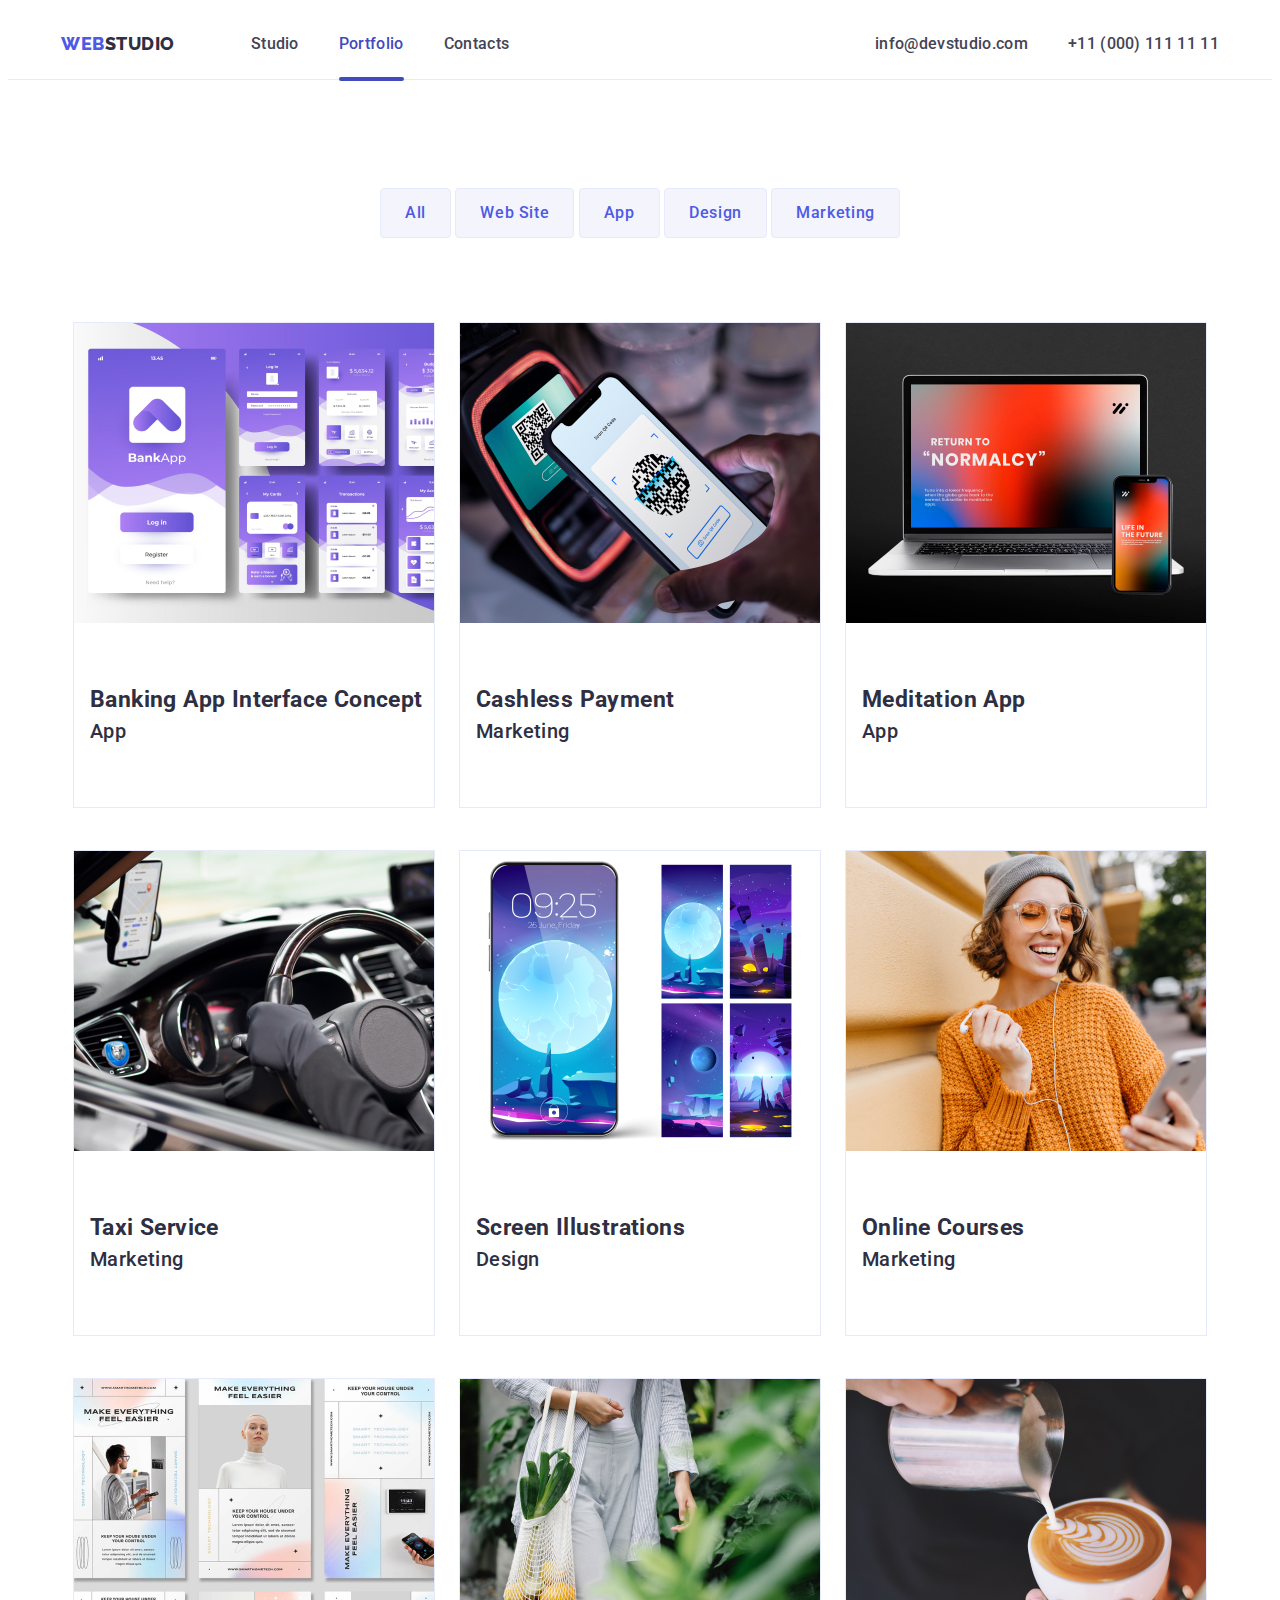
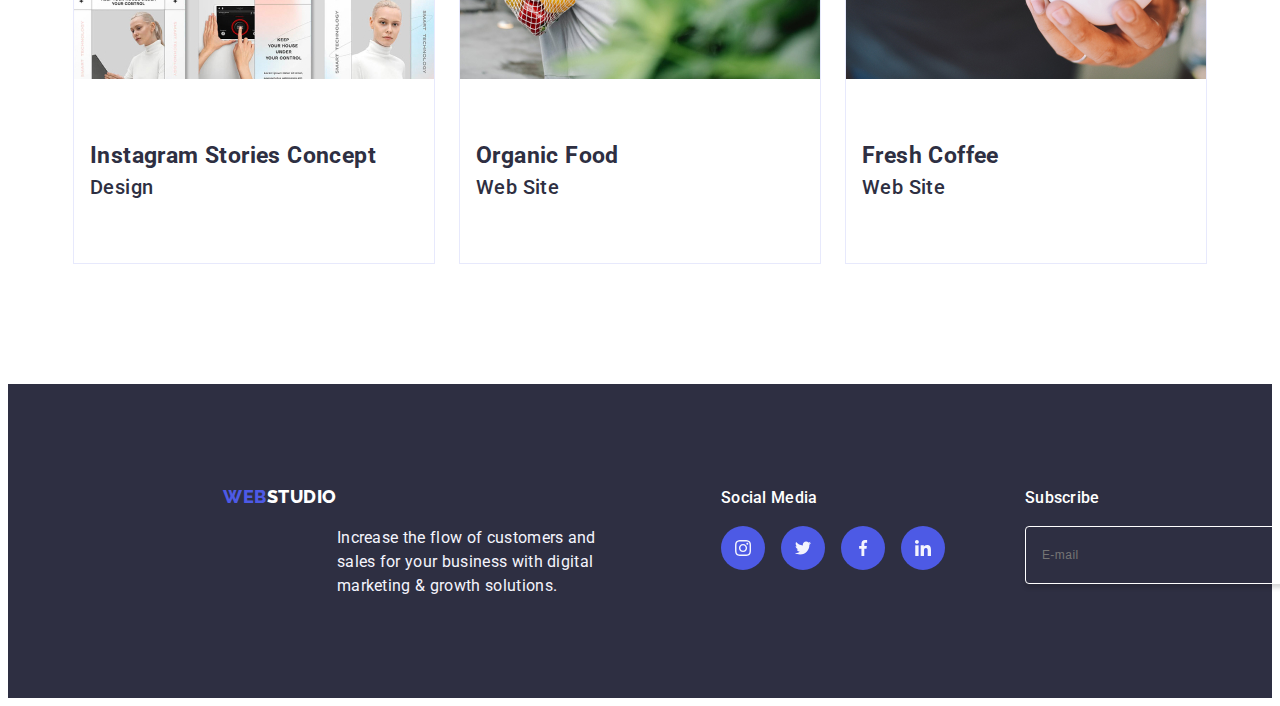
<file: portfolio.html>
<!DOCTYPE html>
<html lang="en">
  <head>
    <title>Portfolio</title>
    <link rel="stylesheet" href="./css/style.css" />
    <meta name="description" content="Portfolio" />
    <meta charset="utf-8" />
    <link rel="preconnect" href="https://fonts.googleapis.com" />
    <link rel="preconnect" href="https://fonts.gstatic.com" crossorigin />
    <link
      href="https://fonts.googleapis.com/css2?family=Raleway:wght@800&family=Roboto:wght@400;500;700&display=swap"
      rel="stylesheet"
    />
    <link
      rel="stylesheet"
      href="https://cdnjs.cloudflare.com/ajax/libs/modern-normalize/2.0.0/modern-normalize.min.css"
      integrity="sha512-4xo8blKMVCiXpTaLzQSLSw3KFOVPWhm/TRtuPVc4WG6kUgjH6J03IBuG7JZPkcWMxJ5huwaBpOpnwYElP/m6wg=="
      crossorigin="anonymous"
      referrerpolicy="no-referrer"
    />
  </head>

  <body>
    <!--Header Section-->
    <header class="header">
      <div class="container menu">
        <nav class="nav">
          <a class="nav-logo" href="./index.html"
            ><span class="iris">WEB</span>STUDIO</a
          >

          <ul class="nav-list">
            <li class="nav-list-item">
              <a class="nav-list-item-link" href="./index.html">Studio</a>
            </li>
            <li class="nav-list-item">
              <a
                class="nav-list-item-link nav-list-item-link-active"
                href="./portfolio.html"
                >Portfolio</a
              >
            </li>
            <li class="nav-list-item">
              <a class="nav-list-item-link" href="./index.html">Contacts</a>
            </li>
          </ul>
        </nav>

        <address class="address">
          <ul class="address-list">
            <li class="address-list-item">
              <a class="address-list-item-link" href="mailto:info@devstudio.com"
                >info@devstudio.com</a
              >
            </li>
            <li class="address-list-item">
              <a class="address-list-item-link" href="tel:+110001111111"
                >+11 (000) 111 11 11</a
              >
            </li>
          </ul>
        </address>
      </div>
    </header>

    <!--Main Section-->
    <section class="filter-button-menu">
      <button class="filter-button-1" type="button">All</button>
      <button class="filter-button-2" type="button">Web Site</button>
      <button class="filter-button-3" type="button">App</button>
      <button class="filter-button-4" type="button">Design</button>
      <button class="filter-button-5" type="button">Marketing</button>
    </section>

    <section class="section no-top-padding">
      <div class="container">
        <ul class="all-menu-list">
          <li class="all-menu-item-list">
            <div class="all-menu-item-list-image">
              <img
                class="all-menu-item-list-img"
                src="images/banking-app-interface-concept.jpg"
                alt="banking-app-interface-concept"
              />
              <div class="all-menu-item-list-image-caption">
                <p>
                  Lorem ipsum dolor, sit amet consectetur adipisicing elit.
                  Optio assumenda earum molestias libero quis nesciunt amet
                  magnam omnis, provident incidunt? A at nesciunt quod numquam
                  exercitationem corrupti corporis sequi suscipit?
                </p>
              </div>
            </div>
            <div class="all-menu-item-list-caption">
              <h3>Banking App Interface Concept</h3>
              <p>App</p>
            </div>
          </li>
          <li class="all-menu-item-list">
            <div class="all-menu-item-list-image">
              <img
                class="all-menu-item-list-img"
                src="images/cashless-payment.jpg"
                alt="cashless-payment"
              />
              <div class="all-menu-item-list-image-caption">
                <p>
                  14 Stylish and User-Friendly App Design Concepts · Task
                  Manager App · Calorie Tracker App · Exotic Fruit Ecommerce App
                  · Cloud Storage App
                </p>
              </div>
            </div>
            <div class="all-menu-item-list-caption">
              <h3>Cashless Payment</h3>
              <p>Marketing</p>
            </div>
          </li>
          <li class="all-menu-item-list">
            <div class="all-menu-item-list-image">
              <img
                class="all-menu-item-list-img"
                src="images/meditation-app.jpg"
                alt="meditation-app"
              />
              <div class="all-menu-item-list-image-caption">
                <p>
                  Lorem ipsum dolor sit amet consectetur adipisicing elit.
                  Obcaecati ipsum sed itaque dolorem qui libero laborum
                  voluptates maiores enim, quasi rerum! Delectus iste eum
                  voluptatibus placeat expedita illum enim ratione.
                </p>
              </div>
            </div>
            <div class="all-menu-item-list-caption">
              <h3>Meditation App</h3>
              <p>App</p>
            </div>
          </li>
          <li class="all-menu-item-list">
            <div class="all-menu-item-list-image">
              <img
                class="all-menu-item-list-img"
                src="images/taxi-service.jpg"
                alt="taxi-service"
              />
              <div class="all-menu-item-list-image-caption">
                <p>
                  Lorem ipsum dolor sit amet consectetur adipisicing elit. Iste
                  quam ullam optio, reiciendis nam in quaerat natus nemo
                  similique totam quisquam atque officia praesentium voluptas
                  laudantium molestiae dignissimos accusantium minima.
                </p>
              </div>
            </div>
            <div class="all-menu-item-list-caption">
              <h3>Taxi Service</h3>
              <p>Marketing</p>
            </div>
          </li>
          <li class="all-menu-item-list">
            <div class="all-menu-item-list-image">
              <img
                class="all-menu-item-list-img"
                src="images/screen-illustrations.jpg"
                alt="screen-illustrations"
              />
              <div class="all-menu-item-list-image-caption">
                <p>
                  Lorem ipsum dolor sit amet consectetur adipisicing elit.
                  Dolore excepturi nostrum facilis rem, consectetur quisquam
                  nihil deserunt ipsa quam ex dolor a laboriosam, ipsam iusto
                  incidunt, iure culpa perferendis provident.
                </p>
              </div>
            </div>
            <div class="all-menu-item-list-caption">
              <h3>Screen Illustrations</h3>
              <p>Design</p>
            </div>
          </li>
          <li class="all-menu-item-list">
            <div class="all-menu-item-list-image">
              <img
                class="all-menu-item-list-img"
                src="images/online-courses.jpg"
                alt="online-courses"
              />
              <div class="all-menu-item-list-image-caption">
                <p>
                  Lorem ipsum dolor sit amet consectetur adipisicing elit. Nisi
                  dolor, laboriosam, dicta facilis error quisquam ut illo
                  ratione minima ab non aspernatur? Dignissimos eligendi nostrum
                  officia maiores perspiciatis iure accusantium!
                </p>
              </div>
            </div>
            <div class="all-menu-item-list-caption">
              <h3>Online Courses</h3>
              <p>Marketing</p>
            </div>
          </li>
          <li class="all-menu-item-list">
            <div class="all-menu-item-list-image">
              <img
                class="all-menu-item-list-img"
                src="images/instagram-stories-concept.jpg"
                alt="instagram-stories-concept"
              />
              <div class="all-menu-item-list-image-caption">
                <p>
                  Lorem, ipsum dolor sit amet consectetur adipisicing elit.
                  Cumque cupiditate ducimus sapiente voluptatibus molestias
                  adipisci quibusdam consectetur, neque aperiam? Possimus
                  tempora praesentium earum voluptas. Consequuntur reiciendis
                  totam similique voluptas velit.
                </p>
              </div>
            </div>
            <div class="all-menu-item-list-caption">
              <h3>Instagram Stories Concept</h3>
              <p>Design</p>
            </div>
          </li>
          <li class="all-menu-item-list">
            <div class="all-menu-item-list-image">
              <img
                class="all-menu-item-list-img"
                src="images/organic-food.jpg"
                alt="organic-food"
              />
              <div class="all-menu-item-list-image-caption">
                <p>
                  Lorem ipsum dolor, sit amet consectetur adipisicing elit.
                  Magni laborum nulla autem eligendi amet pariatur accusantium
                  reiciendis non temporibus nobis. Totam dicta vero hic
                  doloremque id a molestiae, quia iure?
                </p>
              </div>
            </div>
            <div class="all-menu-item-list-caption">
              <h3>Organic Food</h3>
              <p>Web Site</p>
            </div>
          </li>
          <li class="all-menu-item-list">
            <div class="all-menu-item-list-image">
              <img
                class="all-menu-item-list-img"
                src="images/fresh-coffee.jpg"
                alt="fresh-coffee"
              />
              <div class="all-menu-item-list-image-caption">
                <p>
                  Lorem ipsum dolor sit amet consectetur adipisicing elit.
                  Voluptate, explicabo dicta sequi cupiditate eos architecto
                  voluptatibus debitis. Fuga, iste. Sunt, perspiciatis
                  necessitatibus. Itaque, dolor repudiandae! Rerum ad iure porro
                  explicabo?
                </p>
              </div>
            </div>
            <div class="all-menu-item-list-caption">
              <h3>Fresh Coffee</h3>
              <p>Web Site</p>
            </div>
          </li>
        </ul>
      </div>
    </section>

    <!--Footer Section-->
    <footer class="footer">
      <div class="footer-container container">
        <a class="footer-logo" href="/goit-markup-hw-01/"
          ><span class="iris">WEB</span>STUDIO</a
        >
        <div class="footer-text">
          <br />
          <p class="footer-paragraph">
            Increase the flow of customers and <br />
            sales for your business with digital <br />
            marketing & growth solutions.
          </p>
        </div>
        <div class="footer-social-container">
          <h3 class="footer-social-media-title">Social Media</h3>
          <ul class="footer-social-list">
            <li class="footer-social-list-icon">
              <a
                class="footer-social-list-link"
                href="https://www.instagram.com/"
              >
                <svg
                  class="footer-social-list-link-item"
                  width="16px"
                  height="16px"
                >
                  <use href="/images/icons.svg#instagram" />
                </svg>
              </a>
            </li>
            <li class="footer-social-list-icon">
              <a
                class="footer-social-list-link"
                href="https://www.twitter.com/"
              >
                <svg
                  class="footer-social-list-link-item"
                  width="16px"
                  height="16px"
                >
                  <use href="/images/icons.svg#twitter" />
                </svg>
              </a>
            </li>
            <li class="footer-social-list-icon">
              <a
                class="footer-social-list-link"
                href="https://www.facebook.com/"
              >
                <svg
                  class="footer-social-list-link-item"
                  width="16px"
                  height="16px"
                >
                  <use href="/images/icons.svg#facebook" />
                </svg>
              </a>
            </li>
            <li class="footer-social-list-icon">
              <a
                class="footer-social-list-link"
                href="https://www.linkedin.com/"
              >
                <svg
                  class="footer-social-list-link-item"
                  width="16px"
                  height="16px"
                >
                  <use href="/images/icons.svg#linkedin" />
                </svg>
              </a>
            </li>
          </ul>
        </div>
        <div class="footer-form-container">
          <form
            class="footer-subscription-form"
            name="subscribe-form"
            autocomplete="on"
          >
            <label class="footer-subsctiption-label">
              <span class="footer-subscription-text">Subscribe</span>
              <input
                class="footer-subscription-input"
                type="email"
                name="subscription-email"
                placeholder="E-mail"
              />
            </label>
            <button class="footer-subscription-button" type="submit">
              Subscribe
              <svg class="footer-subscription-icon" width="24" height="24">
                <use href="./images/icons.svg#subscription"></use>
              </svg>
            </button>
          </form>
        </div>
      </div>
    </footer>
    <div class="backdrop is-hidden" data-modal>
      <div class="modal">
        <button class="modal-close" data-modal-close>
          <svg class="modal-close-icon">
            <use href="./images/icons.svg#modal-close"></use>
          </svg>
        </button>
        <p class="modal-header-text">
          Leave your contacts and we will call you back
        </p>
        <form class="modal-signup-form" name="signup-form" autocomplete="on">
          <label class="modal-form-label" for="full-name">
            <span class="form-label-text">Name</span>
            <input
              class="form-label-input"
              type="text"
              id="full-name"
              required
            />
            <svg class="form-input-icon" width="18" height="18">
              <use href="./images/icons.svg#person"></use>
            </svg>
          </label>
          <label class="modal-form-label" for="phone-number">
            <span class="form-label-text">Phone</span>
            <input
              class="form-label-input"
              type="tel"
              id="phone-number"
              required
            />
            <svg class="form-input-icon" width="18" height="24">
              <use href="./images/icons.svg#phone"></use>
            </svg>
          </label>
          <label class="modal-form-label" for="email">
            <span class="form-label-text">Email</span>
            <input class="form-label-input" type="email" id="email" required />
            <svg class="form-input-icon" width="18" height="24">
              <use href="./images/icons.svg#mail"></use>
            </svg>
          </label>
          <label class="modal-form-textarea">
            <span class="form-label-text">Comment</span>
            <textarea
              name="comment"
              class="form-label-textarea"
              placeholder="Text input"
              rows="6"
            ></textarea>
          </label>
          <label class="modal-form-agreement">
            <input
              class="modal-form-checkbox visually-hidden"
              type="checkbox"
              value="agree"
              name="agree"
              required
            />
            <svg class="modal-checkbox-icon" width="16" height="16">
              <use href="./images/icons.svg#checkbox"></use>
            </svg>
            <span class="modal-form-agreement-text">
              I accept the terms and conditions of the
              <a href="#"><u>Privacy Policy</u></a>
            </span>
          </label>
          <button class="modal-form-button" type="submit">Send</button>
        </form>
      </div>
    </div>
    <script src="./js/modal.js"></script>
  </body>
</html>
</file>
<file: css/style.css>
*,
*::before *::after {
  box-sizing: border-box;
  margin: 0;
}

body {
  background-color: var(--white);
  color: var(--slate);
  font-family: "Roboto", sans-serif;
  font-size: 16px;
  font-weight: 400;
  line-height: 1.5;
  letter-spacing: 0.32px;
}

ul {
  list-style-type: none;
  padding: 0;
  margin: 0;
}

a {
  text-decoration: none;
}

:root {
  --iris: #4d5ae5;
  --navyblue: #2e2f42;
  --black: black;
  --ocean: #404bbf;
  --white: #ffffff;
  --slate: #434455;
  --cornflower: #e7e9fc;
  --cloud: #f4f4fd;
  --green: #31d0aa;
  --lightslate: #8e8f99;
  --navybluemodal: #2e2f42;
  --grey: #2e2f42;
  --dairy: #fcfcfc;
}

h1,
h2,
h3,
h4,
h5,
h6,
p {
  margin: 0;
}

img {
  display: block;
  max-width: 100%;
  height: auto;
}

address {
  font-style: inherit;
}

.links {
  text-decoration: none;
  color: inherit;
}

button {
  border: unset;
  font-family: inherit;
}

.container {
  width: 1158px;
  margin: 0 auto;
  padding: 0 15px;
}

.section {
  padding: 120px 0;
}

.no-top-padding {
  padding-top: 0;
  padding-bottom: 120;
}

textarea {
  resize: none;
  font-family: inherit;
}

/* Header */

.menu,
.nav,
.nav-list,
.address-list {
  display: flex;
  align-items: center;
}

.nav-list {
  margin-left: 76px;
}

.address {
  margin-left: auto;
}

.nav-list-item:not(:last-child),
.address-list-item:not(:last-child) {
  margin-right: 40px;
}

.nav-list-item,
.address-list-item {
  display: block;
  padding-top: 24px;
  padding-bottom: 23px;
}

.header {
  background-color: var(--white);
  border-bottom: 1px solid var(--cornflower);
  flex: 0;
}

.nav-logo {
  font-family: "raleway", sans-serif;
  font-size: 18px;
  color: var(--navyblue);
  font-weight: 800;
  line-height: 21px;
  letter-spacing: 0.54px;
}

.iris {
  color: var(--iris);
}

.nav {
  color: var(--navyblue);
}

.nav-list-item-link {
  position: relative;
  transition: width 250ms cubic-bezier(0.4, 0, 0.2, 1);
}

.nav-list-item-link {
  color: var(--slate);
  font-size: 16px;
  font-style: normal;
  font-weight: 500;
  line-height: 24px;
  letter-spacing: 0.32px;
}

.nav-list-item-link:hover::after {
  width: 100%;
}

.nav-list-item-link::after {
  content: "";
  border-radius: 2px;
  background-color: var(--ocean);
  height: 4px;
  width: 0;
  position: absolute;
  left: 0;
  bottom: -28px;
  transition: width 250ms cubic-bezier(0.4, 0, 0.2, 1);
}

.address-list-item-link {
  color: var(--slate);
  font-size: 16px;
  font-style: normal;
  font-weight: 500;
  line-height: 24px;
  letter-spacing: 0.32px;
}

.nav-list-item-link:hover,
.address-list-item-link:hover,
.nav-list-item-link-active {
  color: var(--ocean);
}

.nav-list-item-link-active::after {
  width: 100%;
}

/* Hero */

.hero {
  background-color: var(--navyblue);
  padding: 188px 0;
  color: var(--white);
  font-size: 56px;
  font-weight: 700;
  line-height: 60px;
  letter-spacing: 1.12px;
  text-align: center;
  background-image: linear-gradient(
      rgba(46, 47, 66, 0.7),
      rgba(46, 47, 66, 0.7)
    ),
    url(/images/people-office.jpg);
  background-repeat: no-repeat;
  margin: 0 auto;
  background-position: center;
  background-size: 1440px, 1440px;
}

.hero-title {
  color: var(--white);
  font-size: 56px;
  font-weight: 700;
  line-height: 1.07143;
  letter-spacing: 1.12px;
  margin-bottom: 48px;
}

.hero-button {
  color: var(--white);
  border-radius: 4px;
  background-color: var(--iris);
  box-shadow: 0px 4px 4px 0px rgba(0, 0, 0, 0.15);
  font-size: 16px;
  font-weight: 500;
  line-height: 24px;
  letter-spacing: 0.64px;
  padding: 16px 32px;
  display: block;
  margin: 0 auto;
  transition: background-color 250ms cubic-bezier(0.4, 0, 0.2, 1);
}

.hero-button:hover {
  background-color: var(--ocean);
  cursor: pointer;
}

.backdrop {
  display: block;
  position: fixed;
  top: 0;
  left: 0;
  width: 100%;
  height: 100%;
  background-color: rgba(46, 47, 66, 0.4);
  opacity: 1;
  transition: opacity 250ms cubic-bezier(0.4, 0, 0.2, 1);
}

.backdrop.is-hidden {
  opacity: 0;
  pointer-events: none;
}

.modal {
  position: absolute;
  top: 50%;
  left: 50%;
  min-width: 408px;
  min-height: 584px;
  background-color: var(--dairy, #fcfcfc);
  box-shadow: 0px 2px 1px 0px rgba(0, 0, 0, 0.2),
    0px 1px 3px 0px rgba(0, 0, 0, 0.12), 0px 1px 1px 0px rgba(0, 0, 0, 0.14);
  border-radius: 4px;
  padding: 72px 24px 24px;
  transform: translate(-50%, -50%) scale(1);
  transition: transform 250ms cubic-bezier(0.4, 0, 0.2, 1);
}

.modal-close {
  width: 24px;
  height: 24px;
  background-color: var(--cornflower);
  border-radius: 50%;
  border: 1px solid rgba(46, 47, 66, 0.4);
  position: absolute;
  right: 24px;
  top: 24px;
  color: var(--navyblue);
  transition: color 250ms cubic-bezier(0.4, 0, 0.2, 1);
  background-color: 250ms cubic-bezier(0.4, 0, 0.2, 1);
  border-color: 250ms cubic-bezier(0.4, 0, 0.2, 1);
}

.modal-close-icon {
  width: 8px;
  height: 10px;
  fill: currentColor;
}

.modal-close:hover {
  color: var(--cloud);
  background-color: var(--ocean);
  border-color: var(--ocean);
}

label {
  display: block;
}

.modal-form-label,
.modal-form-textarea {
  display: block;
  position: relative;
}

.modal-header-text {
  color: var(--navyblue);
  text-align: center;
  font-size: 16px;
  font-weight: 500;
  line-height: 24px;
  letter-spacing: 0.32px;
}

.form-label-text {
  color: var(--lightslate, #8e8f99);
  font-size: 12px;
  font-weight: 400;
  line-height: 14px;
  letter-spacing: 0.48px;
  position: absolute;
  top: -16px;
}

.form-label-input,
.form-label-textarea {
  color: var(--navyblue);
  font-size: 12px;
  font-weight: 500;
  line-height: 14px;
  letter-spacing: 0.48px;
  display: block;
  width: 100%;
  margin-top: 30px;
  padding: 11px 16px 11px 40px;
  outline: none;
  border-radius: 4px;
  border: 1px solid rgba(46, 47, 66, 0.4);
  transition: border 250ms cubic-bezier(0.4, 0, 0.2, 1);
}

.form-input-icon {
  fill: var(--navyblue);
  position: absolute;
  left: 16px;
  top: 50%;
  transform: translateY(-50%);
  transition: fill 250ms cubic-bezier(0.4, 0, 0.2, 1);
}

.form-label-input:hover,
.form-label-input:focus,
.form-label-textarea:hover {
  outline: none;
  border: 1px solid var(--iris);
}

.form-label-input:hover + .form-input-icon,
.form-label-input:focus + .form-input-icon {
  fill: var(--iris);
}

.modal-checkbox-icon {
  fill: white;
  border-radius: 2px;
  border: 1px solid var(--lightslate);
  margin-right: 8px;
  transition: background-color 250ms cubic-bezier(0.4, 0, 0.2, 1);
}

.modal-form-checkbox:checked + .modal-checkbox-icon {
  background-color: var(--iris);
  border-color: var(--iris);
}

.visually-hidden {
  position: absolute;
  border: 0;
  padding: 0;
  opacity: 0;
}

.modal-form-textarea {
  margin-bottom: 16px;
}

.modal-form-agreement-text {
  color: var(--lightslate);
  font-size: 12px;
  font-weight: 400;
  line-height: 14px;
  letter-spacing: 0.48px;
}

.modal-form-agreement {
  display: flex;
  align-items: center;
  justify-content: flex-start;
  margin-bottom: 24px;
  cursor: pointer;
}

.modal-form-button {
  color: white;
  text-align: center;
  font-size: 16px;
  font-weight: 500;
  line-height: 24px;
  letter-spacing: 0.64px;
  border: none;
  padding: 16px 32px;
  border-radius: 4px;
  background: var(--IRIS, #4d5ae5);
  box-shadow: 0px 4px 4px 0px rgba(0, 0, 0, 0.15);
  margin: auto;
  cursor: pointer;
  display: block;
  transition: background-color 250ms cubic-bezier(0.4, 0, 0.2, 1);
}

.modal-form-button:hover {
  background-color: var(--ocean);
}

/* Features */

.features-list {
  display: flex;
  flex-wrap: wrap;
  gap: 24px;
}

.features-list .icon {
  display: flex;
  justify-content: center;
  align-items: center;
  height: 112px;
  width: 264px;
  border-radius: 4px;
  background-color: var(--cloud);
  margin-bottom: 8px;
}

.features-list-item {
  flex-basis: calc((100% - 72px) / 4);
}

.features-list-item-title {
  color: var(--navyblue);
  font-size: 20px;
  font-weight: 500;
  line-height: 24px;
  letter-spacing: 0.4px;
  margin-bottom: 8px;
}

.features-list-item-paragraph {
  color: var(--slate);
  font-size: 16px;
  font-weight: 400;
  line-height: 24px;
  letter-spacing: 0.32px;
}

/* What Are We Doing */

.what-are-we-doing-list {
  display: flex;
  flex-wrap: wrap;
  gap: 24px;
}

.what-are-we-doing-list-item {
  flex-basis: calc((100% - 48px) / 3);
}

.what-are-we-doing-title {
  color: var(--navyblue);
  font-size: 36px;
  font-weight: 700;
  line-height: 40px;
  letter-spacing: 0.72px;
  margin-bottom: 72px;
  text-align: center;
}

.what-are-we-doing-list-item-img {
  border: 1px solid var(--cornflower);
  border-color: var(--cornflower);
}

/* Our Team */

.our-team-list {
  display: flex;
  gap: 24px;
}

.our-team-social {
  display: flex;
  justify-content: center;
}

.team-card-details {
  background: var(--white);
  padding: 32px 16px;
  border-radius: 0 0 4px 4px;
}

.our-team-social-list-icon-link {
  display: flex;
  justify-content: center;
  align-items: center;
  width: 44px;
  height: 44px;
  background-color: var(--iris);
  color: var(--cloud);
  border-radius: 50%;
  transition: background-color 250ms cubic-bezier(0.4, 0, 0.2, 1);
}

.our-team-social-list-icon-link:hover,
.our-team-social-list-icon-link:focus {
  background-color: var(--ocean);
  cursor: pointer;
}

.our-team-item-list {
  flex-basis: calc((100% - 72px) / 4);
}

.our-team-item-list {
  border-radius: 0 0 4px 4px;
  box-shadow: 0px 2px 1px 0px rgba(46, 47, 66, 0.08),
    0px 1px 1px 0px rgba(46, 47, 66, 0.16),
    0px 1px 6px 0px rgba(46, 47, 66, 0.08);
}

.our-team-title {
  color: var(--navyblue);
  font-size: 36px;
  font-weight: 700;
  line-height: 40px;
  letter-spacing: 0.72px;
  margin-bottom: 72px;
  text-align: center;
}

.our-team-item-list-title {
  color: var(--navyblue);
  font-size: 20px;
  font-weight: 500;
  line-height: 24px;
  letter-spacing: 0.4px;
  margin-bottom: 8px;
  text-align: center;
}

.our-team-list-item-paragraph {
  color: var(--slate);
  font-size: 16px;
  font-weight: 400;
  line-height: 24px;
  letter-spacing: 0.32px;
  text-align: center;
}

.our-team-item-list-img {
  width: 264px;
  height: 260px;
}

.our-team {
  background-color: var(--cloud);
}

.our-team-social {
  display: flex;
  justify-content: space-between;
  margin-top: 8px;
}

/* Customers */

.customers-title {
  color: var(--navyblue);
  font-size: 36px;
  font-weight: 700;
  line-height: 40px;
  letter-spacing: 0.72px;
  margin-bottom: 72px;
  text-align: center;
}

.customers-list {
  display: flex;
  justify-content: center;
  align-items: center;
  gap: 24px;
}

.customers-list-item {
  border: 1px solid var(--lightslate);
  border-radius: 4px;
  padding: 16px 32px 16px 32px;
  transition: color 250ms cubic-bezier(0.4, 0, 0.2, 1);
  border-color: var(--ocean) 250ms cubic-bezier(0.4, 0, 0.2, 1);
}

.customers-list-item:hover {
  border-color: var(--ocean);
  cursor: pointer;
}

.customers-list-item-icon {
  fill: var(--lightslate);
}

.customers-list-item-icon:hover {
  fill: var(--ocean);
  cursor: pointer;
}

/* I cannot make client 4 visibile */

/* Project Menu */

.filter-button-menu {
  text-align: center;
  margin-top: 108px;
  margin-bottom: 84px;
  gap: 24px;
}

.filter-button-1,
.filter-button-2,
.filter-button-3,
.filter-button-4,
.filter-button-5 {
  font-size: 16px;
  font-weight: 500;
  text-align: center;
  line-height: 24px;
  color: var(--iris);
  letter-spacing: 0.64px;
  border-radius: 4px;
  border: 1px;
  border-color: var(--cornflower);
  background: var(--cloud);
  transition-duration: 0.4s;
  cursor: pointer;
  padding: 12px 24px;
  border: 1px solid var(--cornflower);
  background-color: 250ms cubic-bezier(0.4, 0, 0.2, 1);
  border-color: 250ms cubic-bezier(0.4, 0, 0.2, 1);
}

.filter-button-1:hover,
.filter-button-2:hover,
.filter-button-3:hover,
.filter-button-4:hover,
.filter-button-5:hover {
  background-color: var(--ocean);
  color: var(--cloud);
  border-color: var(--ocean);
  box-shadow: 0px 2px 2px 0px rgba(0, 0, 0, 0.12),
    0px 2px 1px 0px rgba(0, 0, 0, 0.08), 0px 3px 1px 0px rgba(0, 0, 0, 0.1);
}

/* Projects */

.all-menu-list {
  flex-basis: calc((100% - 48px) / 3);
}

.all-menu-list {
  display: flex;
  flex-wrap: wrap;
  justify-content: center;
  gap: 24px;
  row-gap: 42px;
}

.all-menu-item-list {
  border: 1px solid var(--cornflower);
  background: var(--white);
  padding: 0px 0px 32px 0px;
  overflow: hidden;
  width: 360px;
}

.all-menu-item-list-caption {
  color: var(--navyblue);
  font-size: 20px;
  font-style: normal;
  font-weight: 500;
  line-height: 24px;
  letter-spacing: 0.4px;
  padding-bottom: 32px;
}

.all-menu-item-list-caption h3 {
  padding: 32px 0px 8px 16px;
}

.all-menu-item-list-caption p {
  padding: 0px 0px 0px 16px;
}

.all-menu-item-list-image {
  width: 360px;
  height: 300px;
  background-color: var(--white);
  flex-shrink: 0;
  padding-bottom: 32px;
  position: relative;
  overflow: hidden;
}

.all-menu-item-list-image-caption {
  font-size: 16px;
  font-style: normal;
  font-weight: 400;
  line-height: 24px;
  letter-spacing: 0.32px;
  position: absolute;
  background-color: rgba(77, 90, 299, 1);
  color: white;
  top: 0;
  left: 0;
  width: 100%;
  height: 100%;
  opacity: 0.5;
  transform: translateY(100%);
  transition: transform 0.5s cubic-bezier(0.4, 0, 0.2, 1);
}

.all-menu-item-list-image-caption p {
  padding: 40px 32px;
}

.all-menu-item-list:hover .all-menu-item-list-image-caption {
  opacity: 1;
  transform: translateY(0);
}

/* Footer */

.footer-container {
  display: flex;
}

.footer-social-media-title {
  color: var(--white);
  font-family: Roboto;
  font-size: 16px;
  font-style: normal;
  font-weight: 500;
  line-height: 24px; /* 150% */
  letter-spacing: 0.32px;
}

.footer-social-container {
  margin-left: 120px;
}

.footer-social-list {
  display: flex;
  gap: 16px;
}

.footer-social-list-icon {
  display: flex;
  justify-content: center;
}

.footer-social-list-link {
  display: flex;
  justify-content: center;
  align-items: center;
  width: 44px;
  height: 44px;
  background-color: var(--iris);
  color: var(--cloud);
  border-radius: 50%;
  transition: background-color 250ms cubic-bezier(0.4, 0, 0.2, 1);
  cursor: pointer;
  margin-top: 16px;
}

.footer-social-list-link:hover,
.footer-social-list-link:focus {
  background-color: var(--green);
}

.footer {
  background-color: var(--navyblue);
  padding-top: 101.5px;
  padding-left: 200px;
  padding-bottom: 100px;
}

.footer-logo {
  font-family: "raleway", sans-serif;
  font-size: 18px;
  color: var(--white);
  font-weight: 800;
  line-height: 21px;
  letter-spacing: 0.54px;
}

.footer-paragraph {
  color: var(--cloud);
  font-size: 16px;
  font-weight: 400;
  line-height: 24px;
  letter-spacing: 0.32px;
  width: 264px;
  margin-top: 16px;
}

.footer-subscription-text {
  color: var(--white);
  font-size: 16px;
  font-weight: 500;
  line-height: 24px;
  letter-spacing: 0.32px;
  display: block;
}

.footer-form-container {
  margin-left: 80px;
}

.footer-subscription-form {
  display: flex;
  gap: 24px;
}

.footer-subscription-input {
  color: var(--white);
  background-color: transparent;
  font-size: 12px;
  font-weight: 400;
  line-height: 24px;
  letter-spacing: 0.48px;
  width: 264px;
  height: 40px;
  padding: 8px 16px;
  outline: none;
  border-radius: 4px;
  border: 1px solid var(--white);
  box-shadow: 0px 4px 4px 0px rgba(0, 0, 0, 0.15);
  margin-top: 16px;
  transition: border 250ms cubic-bezier(0.4, 0, 0.2, 1);
}

.footer-subscription-input:hover,
.footer-subscription-input:focus {
  border: 1px solid var(--ocean);
}

.footer-subscription-button {
  border: none;
  border-radius: 4px;
  background: var(--iris);
  padding: 8px 24px;
  display: flex;
  justify-content: center;
  align-items: center;
  align-self: flex-end;
  gap: 16px;
  cursor: pointer;
  color: var(--white);
  font-family: roboto;
  font-size: 16px;
  font-style: normal;
  font-weight: 500;
  line-height: 24px;
  letter-spacing: 0.64px;
  transition: background-color border 250ms cubic-bezier(0.4, 0, 0.2, 1);
}

.footer-subscription-icon {
  fill: var(--cloud);
}
</file>
